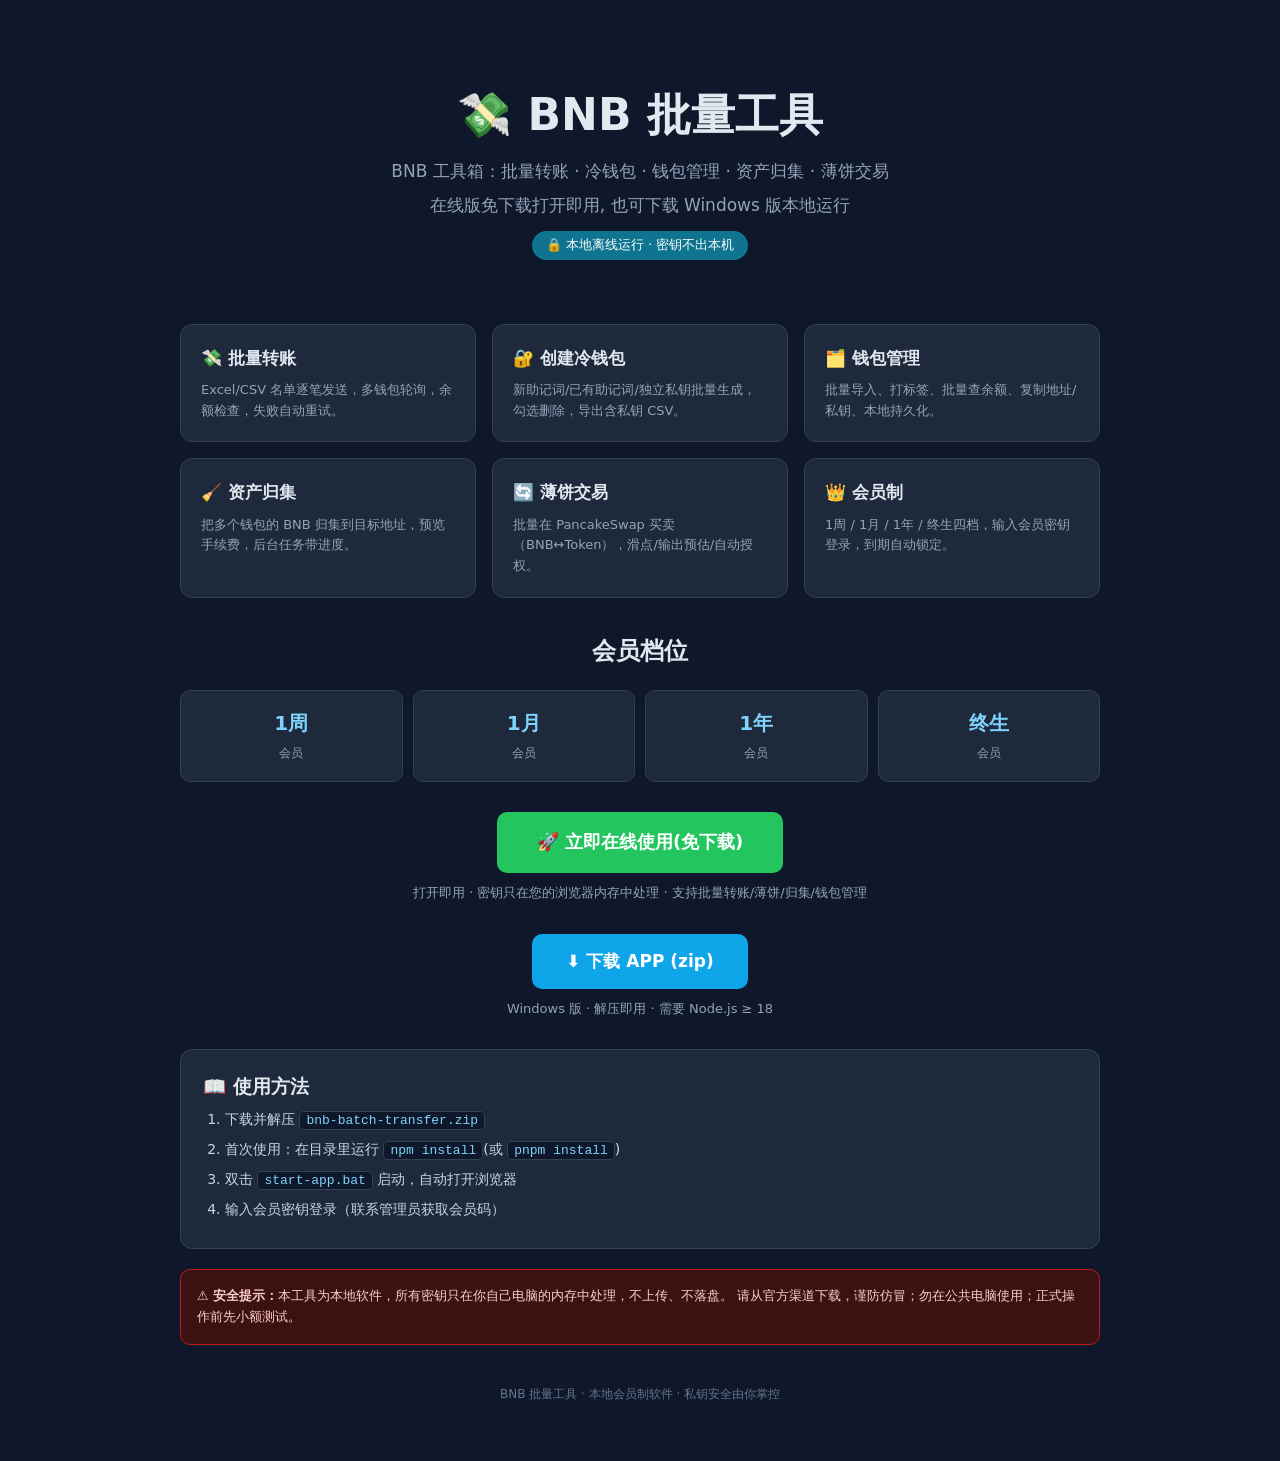
<file: index.html>
<!DOCTYPE html>
<html lang="zh-CN">
<head>
<meta charset="UTF-8">
<meta name="viewport" content="width=device-width, initial-scale=1.0">
<title>BNB 批量工具 - 官网</title>
<style>
  * { box-sizing: border-box; margin: 0; padding: 0; }
  body { font-family: "Segoe UI", "Microsoft YaHei", system-ui, sans-serif; background: #0f172a; color: #e2e8f0; line-height: 1.6; }
  .wrap { max-width: 960px; margin: 0 auto; padding: 40px 20px 60px; }
  .hero { text-align: center; padding: 40px 0 30px; }
  .hero h1 { font-size: 44px; margin-bottom: 8px; }
  .hero p { color: #94a3b8; font-size: 17px; }
  .badge { display:inline-block; background:#0e7490; color:#fff; border-radius:999px; padding:4px 14px; font-size:13px; margin-top:12px; }
  .cards { display: grid; grid-template-columns: repeat(auto-fit, minmax(260px, 1fr)); gap: 16px; margin: 34px 0; }
  .card { background: #1e293b; border: 1px solid #334155; border-radius: 12px; padding: 20px; }
  .card h3 { margin-bottom: 8px; font-size: 17px; }
  .card p { color: #94a3b8; font-size: 13px; }
  .tiers { display: grid; grid-template-columns: repeat(4, 1fr); gap: 10px; margin: 20px 0 30px; }
  .tier { background: #1e293b; border: 1px solid #334155; border-radius: 10px; padding: 16px 6px; text-align: center; }
  .tier b { font-size: 20px; color: #7dd3fc; display: block; }
  .tier span { color: #94a3b8; font-size: 12px; }
  .dl { text-align: center; margin: 20px 0 30px; }
  .btn { display: inline-block; background: #0ea5e9; color: #fff; text-decoration: none; padding: 14px 34px; border-radius: 10px; font-size: 17px; font-weight: 600; }
  .btn:hover { background: #0284c7; }
  .steps { background: #1e293b; border: 1px solid #334155; border-radius: 12px; padding: 22px; margin: 20px 0; }
  .steps ol { padding-left: 22px; color: #cbd5e1; font-size: 14px; }
  .steps li { margin: 6px 0; }
  code { background: #0f172a; border: 1px solid #334155; border-radius: 4px; padding: 1px 6px; color: #7dd3fc; font-size: 13px; }
  .warn { background: #3b1212; border: 1px solid #b91c1c; color: #fecaca; border-radius: 10px; padding: 16px; font-size: 13px; margin: 20px 0; }
  footer { text-align: center; color: #64748b; font-size: 12px; margin-top: 40px; }
</style>
</head>
<body>
<div class="wrap">
  <div class="hero">
    <h1>💸 BNB 批量工具</h1>
    <p>BNB 工具箱：批量转账 · 冷钱包 · 钱包管理 · 资产归集 · 薄饼交易</p><p style="margin-top:6px;">在线版免下载打开即用, 也可下载 Windows 版本地运行</p>
    <div class="badge">🔒 本地离线运行 · 密钥不出本机</div>
  </div>

  <div class="cards">
    <div class="card"><h3>💸 批量转账</h3><p>Excel/CSV 名单逐笔发送，多钱包轮询，余额检查，失败自动重试。</p></div>
    <div class="card"><h3>🔐 创建冷钱包</h3><p>新助记词/已有助记词/独立私钥批量生成，勾选删除，导出含私钥 CSV。</p></div>
    <div class="card"><h3>🗂️ 钱包管理</h3><p>批量导入、打标签、批量查余额、复制地址/私钥、本地持久化。</p></div>
    <div class="card"><h3>🧹 资产归集</h3><p>把多个钱包的 BNB 归集到目标地址，预览手续费，后台任务带进度。</p></div>
    <div class="card"><h3>🔄 薄饼交易</h3><p>批量在 PancakeSwap 买卖（BNB↔Token），滑点/输出预估/自动授权。</p></div>
    <div class="card"><h3>👑 会员制</h3><p>1周 / 1月 / 1年 / 终生四档，输入会员密钥登录，到期自动锁定。</p></div>
  </div>

  <h2 style="text-align:center; margin-top:10px;">会员档位</h2>
  <div class="tiers">
    <div class="tier"><b>1周</b><span>会员</span></div>
    <div class="tier"><b>1月</b><span>会员</span></div>
    <div class="tier"><b>1年</b><span>会员</span></div>
    <div class="tier"><b>终生</b><span>会员</span></div>
  </div>

  <div class="dl">
    <a class="btn" href="app/" style="background:#22c55e; padding:16px 40px; font-size:18px;">🚀 立即在线使用(免下载)</a>
    <p style="color:#94a3b8; font-size:13px; margin-top:10px;">打开即用 · 密钥只在您的浏览器内存中处理 · 支持批量转账/薄饼/归集/钱包管理</p>
  </div>

  <div class="dl">
    <a class="btn" href="bnb-batch-transfer.zip" download>⬇️ 下载 APP (zip)</a>
    <p style="color:#94a3b8; font-size:13px; margin-top:10px;">Windows 版 · 解压即用 · 需要 Node.js ≥ 18</p>
  </div>

  <div class="steps">
    <h3>📖 使用方法</h3>
    <ol>
      <li>下载并解压 <code>bnb-batch-transfer.zip</code></li>
      <li>首次使用：在目录里运行 <code>npm install</code>(或 <code>pnpm install</code>)</li>
      <li>双击 <code>start-app.bat</code> 启动，自动打开浏览器</li>
      <li>输入会员密钥登录（联系管理员获取会员码）</li>
    </ol>
  </div>

  <div class="warn">
    ⚠️ <b>安全提示：</b>本工具为本地软件，所有密钥只在你自己电脑的内存中处理，不上传、不落盘。
    请从官方渠道下载，谨防仿冒；勿在公共电脑使用；正式操作前先小额测试。
  </div>

  <footer>BNB 批量工具 · 本地会员制软件 · 私钥安全由你掌控</footer>
</div>
</body>
</html>
</file>
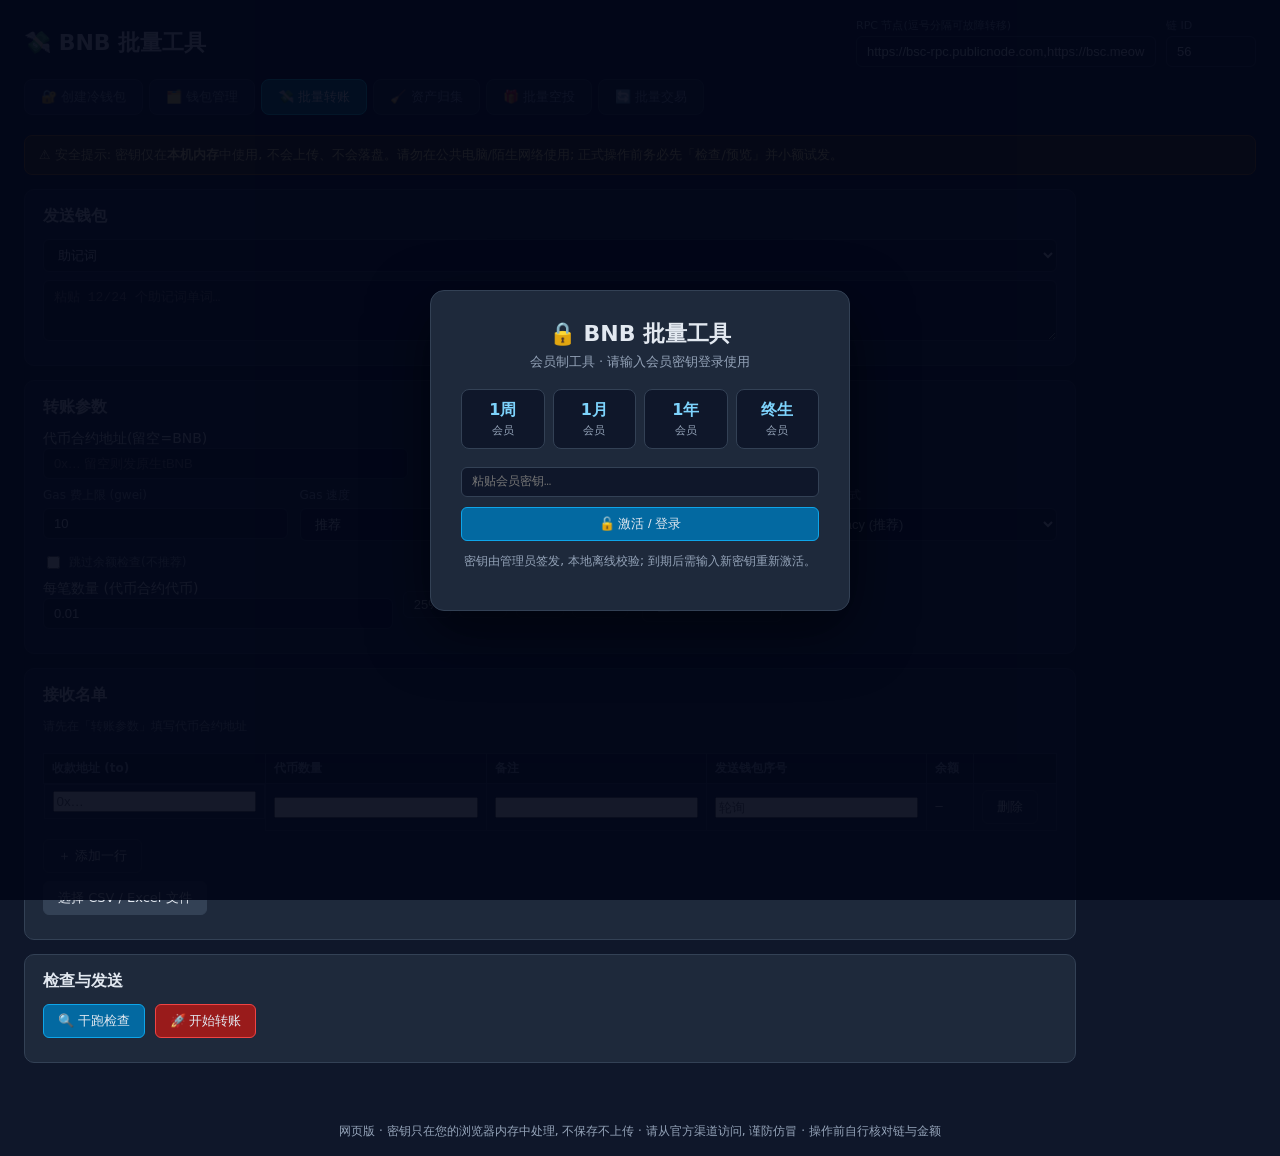
<file: app/index.html>
<!DOCTYPE html>
<html lang="zh-CN">
<head>
<meta charset="UTF-8">
<meta name="viewport" content="width=device-width, initial-scale=1.0">
<title>BNB 批量工具 - 在线版</title>
<link rel="stylesheet" href="style.css?v=20260901i">
</head>
<body>
<!-- ============ 会员登录遮罩 ============ -->
<div id="licenseGate" class="license-gate">
  <div class="license-card">
    <h2>🔒 BNB 批量工具</h2>
    <p class="sub">会员制工具 · 请输入会员密钥登录使用</p>
    <div class="license-tiers">
      <div class="tier"><b>1周</b><span>会员</span></div>
      <div class="tier"><b>1月</b><span>会员</span></div>
      <div class="tier"><b>1年</b><span>会员</span></div>
      <div class="tier"><b>终生</b><span>会员</span></div>
    </div>
    <input type="text" id="licenseKey" placeholder="粘贴会员密钥…" autocomplete="off">
    <button id="btnLicenseActivate" class="btn primary" style="width:100%">🔓 激活 / 登录</button>
    <div class="err" id="licenseErr"></div>
    <p class="hint">密钥由管理员签发, 本地离线校验; 到期后需输入新密钥重新激活。</p>
  </div>
</div>
<header>
  <div class="head-top">
    <h1>💸 BNB 批量工具</h1>
    <div class="global-cfg">
      <span id="licenseBadge" class="license-badge" hidden></span>

      <label>RPC 节点(逗号分隔可故障转移)
        <input type="text" id="cfgRpc" value="https://bsc-rpc.publicnode.com,https://bsc.meowrpc.com,https://bsc-dataseed.binance.org">
      </label>
      <label>链 ID <input type="number" id="cfgChainId" value="56" min="1"></label>
    </div>
  </div>
  <nav>
    <a href="#/create">🔐 创建冷钱包</a>
    <a href="#/manage">🗂️ 钱包管理</a>
    <a href="#/transfer">💸 批量转账</a>
    <a href="#/consolidate">🧹 资产归集</a>
    <a href="#/airdrop">🎁 批量空投</a>
    <a href="#/swap">🔄 批量交易</a>
  </nav>
</header>

<div class="banner warn">
  ⚠️ 安全提示: 密钥仅在<strong>本机内存</strong>中使用, 不会上传、不会落盘。请勿在公共电脑/陌生网络使用;
  正式操作前务必先「检查/预览」并小额试发。
</div>

<main>
  <!-- ============ 页面: 批量转账 ============ -->
  <div class="page" id="page-transfer">
<section class="card">
      <h2>发送钱包</h2>
      <div class="row">
        <select id="walletType">
          <option value="mnemonic" selected>助记词</option>
          <option value="privateKeys">私钥列表(逗号分隔)</option>
          <option value="secretsFile">上传 secrets.json</option>
        </select>
      </div>
      <div class="row">
        <textarea id="walletInput" rows="3" placeholder="粘贴 12/24 个助记词单词…"></textarea>
        <input type="file" id="secretsFile" accept=".json" hidden>
        <button id="btnSecretsFile" class="btn ghost" hidden>选择 secrets.json</button>
      </div>
      <div id="transferManagedBox" hidden>
        <div class="row"><span class="hint" id="transferManagedHint"></span></div>
        <table class="grid" id="transferManagedTable"></table>
      </div>
      <div class="err" id="walletErr"></div>
    </section>

<section class="card">
      <h2>转账参数</h2>
      <div class="row">
        <label>代币合约地址(留空=BNB) <input type="text" id="cfgToken" placeholder="0x… 留空则发原生tBNB"><span id="cfgTokenSym" class="token-sym"></span></label>
      </div>
      <div class="grid2">
        <label>Gas 费上限 (gwei) <input type="number" id="cfgMaxGas" value="10" min="1" step="0.1"></label>
        <label>Gas 速度
          <select id="cfgGasSpeed">
            <option value="slow">慢 (省钱)</option>
            <option value="normal" selected>推荐</option>
            <option value="fast">快 (优先确认)</option>
          </select>
        </label>
        <label>等待确认数 <input type="number" id="cfgConfirmations" value="1" min="0"></label>
        <label>费用模式
          <select id="cfgFeeMode"><option value="legacy">legacy (推荐)</option><option value="eip1559">eip1559</option></select>
        </label>
        <label class="check"><input type="checkbox" id="cfgSkipBalance"> 跳过余额检查(不推荐)</label>
      </div>
      <div class="row">
        <label>每笔数量 (代币合约代币) <input type="number" id="batchAmount" value="0.01" min="0" step="0.00000001"></label>
        <span id="transferPctBox" class="pct-box">
          <button type="button" class="btn ghost" data-pct="25">25%</button>
          <button type="button" class="btn ghost" data-pct="50">50%</button>
          <button type="button" class="btn ghost" data-pct="75">75%</button>
          <button type="button" class="btn ghost" data-pct="100">100%</button>
        </span>
        <button id="btnBatchAmount" class="btn ghost">📝 批量填入全部行</button>
      </div>
    </section>

<section class="card">
      <h2>接收名单</h2>
      <div class="row"><span class="hint" id="recvTokenHint"></span></div>
      <div class="row" id="listSummary"></div>
      <table class="grid" id="itemsTable" hidden>
        <thead><tr><th>收款地址 (to)</th><th>代币数量</th><th>备注</th><th>发送钱包序号</th><th>余额</th><th></th></tr></thead>
        <tbody id="itemsBody"></tbody>
      </table>
      <div class="row">
  <button id="btnAddRow" class="btn ghost" hidden>＋ 添加一行</button>
  <button id="btnCheckBalances" class="btn ghost" hidden>🔍 查询接收人余额</button>
  <span class="hint" id="listManagedHint"></span>
</div>
      <div id="transferRecvBox" class="manage-picker" hidden>
        <h3>📋 管理列表 · 选择接收人（勾选后加入接收名单）</h3>
        <div class="row"><span class="hint" id="transferRecvHint"></span></div>
        <table class="grid" id="transferRecvTable"></table>
        <button id="btnAddRecvManaged" class="btn ghost">＋ 把勾选的加入接收名单</button>
      </div>
      <div class="row">
        <label class="file-btn">选择 CSV / Excel 文件<input type="file" id="fileInput" accept=".csv,.xlsx,.xls" hidden></label>
        <span class="hint" id="fileName"></span>
      </div>
      <div class="err" id="listErr"></div>
    </section>

<section class="card">
      <h2>检查与发送</h2>
      <div class="row">
        <button id="btnPreview" class="btn primary">🔍 干跑检查</button>
        <button id="btnSend" class="btn danger">🚀 开始转账</button>
        <span id="sendHint" class="hint"></span>
      </div>
      <div class="err" id="actionErr"></div>
      <div id="previewBox" hidden>
        <h3>检查结果</h3>
        <div id="walletCards" class="wallet-cards"></div>
        <table class="grid" id="previewTable"></table>
      </div>
      <div id="sendBox" hidden>
        <h3>发送进度 <span id="progressText"></span></h3>
        <div class="progress"><div id="progressBar" class="progress-bar"></div></div>
        <pre id="logBox"></pre>
        <table class="grid" id="resultTable"></table>
        <button id="btnDownload" class="btn" hidden>⬇️ 下载结果 CSV</button>
      </div>
    </section>
  </div>

<!-- ============ 页面: 创建冷钱包 ============ -->
  <div class="page" id="page-create">
    <section class="card">
      <h2>🔐 批量创建冷钱包</h2>
      <div class="banner danger">🔒 私钥 = 钱包所有权。建议在<strong>断网环境</strong>生成并离线保存, 切勿发给任何人。私钥仅在本次页面会话中显示, 不会写入磁盘。</div>
      <div class="grid2">
        <label>生成方式
          <select id="genMode">
            <option value="new_mnemonic">新助记词派生(推荐)</option>
            <option value="existing_mnemonic">已有助记词派生</option>
            <option value="random_keys">独立私钥(逐个生成)</option>
          </select>
        </label>
        <label>数量 <input type="number" id="genCount" value="10" min="1" max="1000"></label>
        <label>起始序号 <input type="number" id="genStartIndex" value="0" min="0"></label>
      </div>
      <div class="row" id="genMnemonicRow" hidden>
        <textarea id="genMnemonic" rows="2" placeholder="粘贴已有助记词(12/24 个单词)…"></textarea>
      </div>
      <div class="row">
        <button id="btnGen" class="btn primary">⚙️ 生成钱包</button>
        <button id="btnGenDelete" class="btn danger" hidden disabled>🗑️ 删除选中</button>
        <button id="btnGenToManager" class="btn" hidden>➕ 加入管理列表</button>
        <button id="btnGenExport" class="btn danger" hidden>⬇️ 导出 CSV(含私钥)</button>
      </div>
      <p class="hint">再次点击「生成钱包」会在末尾<strong>继续追加</strong>, 不会删除之前生成的;
      同一种方式/同一助记词会接着上次的序号继续派生。</p>
      <div id="genMnemonicOut" hidden>
        <h3>新助记词(请立即离线备份, 仅显示一次)</h3>
        <pre id="genMnemonicText" class="keybox"></pre>
        <button id="btnCopyMnemonic" class="btn">📋 复制助记词</button>
      </div>
      <div id="genTableBox" hidden>
        <h3>生成结果 <span id="genSummary"></span></h3>
        <table class="grid" id="genTable"></table>
      </div>
      <div class="err" id="genErr"></div>
    </section>
  </div>

  <!-- ============ 页面: 钱包管理 ============ -->
  <div class="page" id="page-manage">
    <section class="card">
      <h2>🗂️ 批量管理钱包</h2>
      <div class="grid2">
        <label>导入方式
          <select id="mgrMode">
            <option value="mnemonic">助记词派生</option>
            <option value="privateKeys">私钥列表(逗号分隔)</option>
            <option value="csv">钱包 CSV (address[,privateKey][,label])</option>
            <option value="csvfile">CSV / Excel 文件</option>
          </select>
        </label>
        <label>派生数量 <input type="number" id="mgrCount" value="10" min="1" max="1000"></label>
      </div>
      <div class="row">
        <textarea id="mgrInput" rows="2" placeholder="粘贴助记词…"></textarea>
        <input type="file" id="mgrFile" accept=".csv,.xlsx,.xls" hidden>
        <button id="btnMgrFile" class="btn ghost" hidden>📂 选择 CSV / Excel 文件</button>
        <span id="mgrFileName" class="hint"></span>
        <button id="btnMgrImport" class="btn primary">📥 导入</button>
      </div>
      <div class="row">
           <div class="grid2">
             <label>查询代币合约地址(留空只查BNB) <input type="text" id="mgrTokenAddr" placeholder="0x..."></label>
             <button id="btnMgrBalances" class="btn">💹 查询全部余额</button>
           </div>
           <div id="mgrTokenSym" class="hint"></div>
           <button id="btnMgrExport" class="btn">⬇️ 导出地址 CSV</button>
        <label class="check"><input type="checkbox" id="mgrExportKeys"> 导出含私钥(仅本次会话导入的钱包, 危险)</label>
        <button id="btnMgrClear" class="btn ghost">🗑️ 清空列表</button>
        <button id="btnMgrRemove" class="btn ghost">🗑️ 移除选中</button>
      </div>
      <div class="err" id="mgrErr"></div>
      <table class="grid" id="mgrTable"></table>
      <p class="hint">管理列表(地址+标签)会自动保存到本地 data/wallets.json, 重启不丢; 私钥不落盘, 需要查看/导出私钥时请重新导入。</p>
    </section>
  </div>

  <!-- ============ 页面: 批量空投 ============ -->
  <div class="page" id="page-airdrop">
    <section class="card">
      <h2>空投钱包</h2>
      <div class="row">
        <select id="airdropWalletType">
          <option value="mnemonic" selected>助记词</option>
          <option value="privateKeys">私钥列表(逗号分隔)</option>
        </select>
      </div>
      <div class="row">
        <textarea id="airdropWalletInput" rows="3" placeholder="粘贴 12/24 个助记词单词…"></textarea>
      </div>
      <div class="err" id="airdropWalletErr"></div>
    </section>
    <section class="card">
      <h2>空投参数</h2>
      <div class="row">
        <label>接收地址(每行一个地址, 可整框粘贴)
          <textarea id="airdropAddrs" rows="8" placeholder="0x1111…&#10;0x2222…&#10;0x3333…"></textarea>
        </label>
      </div>
      <div class="row">
        <label>合约地址(留空=BNB) <input type="text" id="airdropToken" placeholder="0x… 留空则发原生BNB"></label><span id="airdropTokenSym" class="token-sym"></span><span class="hint"> (留空表示发原生 tBNB)</span></label>
      </div>
      <div class="grid2">
        <label>每笔数量 <input type="number" id="airdropAmount" value="0.01" min="0" step="0.00000001"></label>
      </div>
    </section>
    <section class="card">
      <h2>检查与空投</h2>
      <div class="row">
        <button id="airdropPreview" class="btn primary">🔍 干跑检查</button>
        <button id="airdropSend" class="btn danger">🚀 开始空投</button>
        <span id="airdropHint" class="hint"></span>
      </div>
      <div class="err" id="airdropErr"></div>
      <div id="airdropPreviewBox" hidden>
        <h3>检查结果 (共 <span id="airdropCount"></span> 个地址)</h3>
        <div id="airdropWalletCards" class="wallet-cards"></div>
        <div class="err" id="airdropBalanceErr"></div>
      </div>
      <div id="airdropSendBox" hidden>
        <h3>空投进度 <span id="airdropProgressText"></span></h3>
        <div class="progress"><div id="airdropProgressBar" class="progress-bar"></div></div>
        <pre id="airdropLogBox"></pre>
        <table class="grid" id="airdropResultTable"></table>
        <button id="airdropDownload" class="btn" hidden>⬇️ 下载结果 CSV</button>
      </div>
    </section>
  </div>

  <div class="page" id="page-swap">
    <section class="card">
      <h2>交易参数与合约</h2>
      <div class="row">
        <label>合约地址(代币, 输入后自动显示币名) <input type="text" id="swapTokenAddr" placeholder="0x…"><span id="swapTokenName" class="token-sym"></span></label>
      </div>
      <div class="grid2">
        <label>默认滑点 % <input type="number" id="swapSlippage" value="1" min="0" max="50" step="0.1"></label>
        <label>方向
          <select id="swapDirection"><option value="buy" selected>买 (用 BNB 买代币)</option><option value="sell">卖 (卖代币换 BNB)</option></select>
        </label>
        <label>交易数量 代币 <span class="hint">(管理列表模式按每个钱包比例自动计算, 此框用于私钥/助记词模式)</span><input type="number" id="swapTokenQty" min="0" step="0.00000001">
          <span id="swapQtyPct" class="pct-box">
            <button type="button" class="btn ghost" data-pct="25">25%</button>
            <button type="button" class="btn ghost" data-pct="50">50%</button>
            <button type="button" class="btn ghost" data-pct="75">75%</button>
            <button type="button" class="btn ghost" data-pct="100">100%</button>
          </span>
          <span id="swapQuote" class="token-sym"></span>
        </label>
      </div>
      <pre class="keybox" id="swapContractInfo">PancakeSwap V2 Router (主网): 0x10ED43C718714eb63d5aA57B78B54704E256024E
WBNB: 0xbb4CdB9CBd36B01bD1cBaEBF2De08d9173bc095c
测试网 Router: 0xD99D1c33F9fC3444f8101754aBC46c52416550D1</pre>
    </section>

<section class="card">
      <h2>交易钱包</h2>
      <div class="row">
        <select id="swapWalletType">
          <option value="managed" selected>管理列表(本会话已导入私钥)</option>
          <option value="mnemonic">助记词</option>
          <option value="privateKeys">私钥列表(逗号分隔)</option>
          <option value="secretsFile">上传 secrets.json</option>
        </select>
      </div>
      <div class="row">
        <textarea id="swapWalletInput" rows="3" placeholder="粘贴 12/24 个助记词单词…"></textarea>
        <input type="file" id="swapSecretsFile" accept=".json" hidden>
        <button id="swapBtnSecretsFile" class="btn ghost" hidden>选择 secrets.json</button>
      </div>
      <div id="swapManagedBox" hidden>
        <div class="row"><span class="hint" id="swapManagedHint"></span></div>
        <table class="grid" id="swapManagedTable"></table>
      </div>
      <div class="err" id="swapWalletErr"></div>
    </section>

<section class="card">
      <h2>检查与执行</h2>
      <div class="row">
        <button id="swapBtnPreview" class="btn primary">🔍 交易检查</button>
        <button id="swapBtnSend" class="btn danger">🚀 执行交易</button>
        <span id="swapHint" class="hint"></span>
      </div>
      <div class="err" id="swapErr"></div>
      <div id="swapPreviewBox" hidden>
        <h3>检查结果 (Router: <span id="swapRouterShown"></span>)</h3>
        <table class="grid" id="swapPreviewTable"></table>
      </div>
      <div id="swapSendBox" hidden>
        <h3>执行进度 <span id="swapProgressText"></span></h3>
        <div class="progress"><div id="swapProgressBar" class="progress-bar"></div></div>
        <pre id="swapLogBox"></pre>
        <table class="grid" id="swapResultTable"></table>
        <button id="swapBtnDownload" class="btn" hidden>⬇️ 下载结果 CSV</button>
      </div>
    </section>
  </div>

<div class="page" id="page-consolidate">
    <section class="card">
      <h2>🧹 批量资产归集</h2>
      <div class="banner warn">把所有源钱包的 BNB <strong>归集到同一个目标地址</strong>。归集后源钱包会保留约 10% 手续费缓冲的少量 BNB。
      请先在测试网或小额地址上试运行, 确认无误再正式归集。</div>
      <div class="grid2">
        <label>源钱包来源
          <select id="conSource">
            <option value="managed" selected>管理列表(需重新导入私钥)</option>
            <option value="mnemonic">助记词派生</option>
            <option value="privateKeys">私钥列表</option>
          </select>
        </label>
        <label>目标地址 <input type="text" id="conTarget" placeholder="0x… 归集目标地址"></label>
        <label>归集比例
          <span id="conPctBox" class="pct-box">
            <button type="button" class="btn ghost" data-pct="25">25%</button>
            <button type="button" class="btn ghost" data-pct="50">50%</button>
            <button type="button" class="btn ghost" data-pct="75">75%</button>
            <button type="button" class="btn ghost" data-pct="100">100%</button>
          </span>
          <input type="hidden" id="conPct" value="100">
        </label>
        <label>数量 <input type="number" id="conCount" value="10" min="1" max="1000"></label>
        <label>代币地址(选填, 留空归集 BNB) <input type="text" id="conToken" placeholder="0x… 如 USDT 合约地址"><span id="conTokenSym" class="token-sym"></span></label>
        
        <label>起始序号 <input type="number" id="conStartIndex" value="0" min="0"></label>
      </div>
      <div class="row">
        <textarea id="conInput" rows="2" placeholder="粘贴助记词…"></textarea>
      </div>
      <div id="conManagedBox" hidden>
        <div class="row"><span class="hint" id="conManagedHint"></span></div>
        <table class="grid" id="conManagedTable"></table>
      </div>
      <div class="row">
        <button id="btnConPreview" class="btn primary">🔍 归集检查</button>
        <button id="btnConSend" class="btn danger">🚀 执行归集</button>
        <span id="conHint" class="hint"></span>
      </div>
      <div class="err" id="conErr"></div>
      <div id="conPreviewBox" hidden>
        <h3>归集计划 <span id="conSummary"></span></h3>
        <table class="grid" id="conTable"></table>
      </div>
      <div id="conSendBox" hidden>
        <h3>执行进度 <span id="conProgressText"></span></h3>
        <div class="progress"><div id="conProgressBar" class="progress-bar"></div></div>
        <pre id="conLogBox"></pre>
        <table class="grid" id="conResultTable"></table>
        <button id="btnConDownload" class="btn" hidden>⬇️ 下载结果 CSV</button>
      </div>
    </section>
  </div>
</main>

<footer>网页版 · 密钥只在您的浏览器内存中处理, 不保存不上传 · 请从官方渠道访问, 谨防仿冒 · 操作前自行核对链与金额</footer>
<script src="vendor/ethers.umd.min.js?v=20260901i"></script>
<script src="vendor/exceljs.min.js?v=20260901i"></script>
<script src="engine.js?v=20260901i"></script>
<script src="license.js?v=20260901i"></script>
<script src="webapi.js?v=20260901i"></script>
<script src="app.js?v=20260901i"></script>

<script>
// Auto-switch RPC when chain ID changes
(function() {
  const chainIdInput = document.getElementById("cfgChainId");
  const rpcInput = document.getElementById("cfgRpc");
  if (!chainIdInput || !rpcInput) return;
  chainIdInput.addEventListener("change", function() {
    const cid = Number(this.value);
    if (cid === 97) {
      rpcInput.value = "https://bsc-testnet.publicnode.com,https://bsc-testnet.bnbchain.org";
    } else if (cid === 56) {
      rpcInput.value = "https://bsc-rpc.publicnode.com,https://bsc.meowrpc.com,https://bsc-dataseed.binance.org";
    }
  });
})();
</script>
</body>
</html>
</file>
<file: app/style.css>
:root {
  --bg: #0f172a; --card: #1e293b; --border: #334155; --text: #e2e8f0;
  --muted: #94a3b8; --primary: #38bdf8; --danger: #ef4444; --ok: #22c55e;
  --warn-bg: #3b2f10; --warn-border: #a16207;
}
* { box-sizing: border-box; }
body {
  margin: 0; background: var(--bg); color: var(--text);
  font-family: "Segoe UI", "Microsoft YaHei", system-ui, sans-serif; font-size: 14px;
}
header { padding: 18px 24px 6px; }
h1 { margin: 0; font-size: 22px; }
.sub { color: var(--muted); margin: 4px 0 0; }
.banner { margin: 14px 24px; padding: 10px 14px; border-radius: 8px; font-size: 13px; }
.banner.warn { background: var(--warn-bg); border: 1px solid var(--warn-border); color: #fde68a; }
main { padding: 0 24px 30px; max-width: 1100px; }
.card {
  background: var(--card); border: 1px solid var(--border); border-radius: 10px;
  padding: 16px 18px; margin: 14px 0;
}
.card h2 { margin: 0 0 12px; font-size: 16px; }
.card h3 { margin: 16px 0 8px; font-size: 14px; }
.row { display: flex; gap: 10px; align-items: center; flex-wrap: wrap; margin: 8px 0; }
.hint { color: var(--muted); font-size: 12px; }
.btn {
  background: #334155; color: var(--text); border: 1px solid var(--border);
  padding: 7px 14px; border-radius: 6px; cursor: pointer; font-size: 13px;
}
.btn:hover { background: #475569; }
.btn.primary { background: #0369a1; border-color: #0ea5e9; }
.btn.primary:hover { background: #0284c7; }
.btn.danger { background: #991b1b; border-color: #ef4444; }
.btn.danger:hover { background: #b91c1c; }
.btn.ghost { background: transparent; }
.btn:disabled { opacity: .5; cursor: not-allowed; }
textarea, input[type="text"], input[type="number"], select {
  width: 100%; background: #0f172a; color: var(--text);
  border: 1px solid var(--border); border-radius: 6px; padding: 7px 10px; font-size: 13px;
}
textarea { resize: vertical; font-family: ui-monospace, Consolas, monospace; }
.grid2 { display: grid; grid-template-columns: repeat(auto-fit, minmax(220px, 1fr)); gap: 12px; }
.grid2 label { display: flex; flex-direction: column; gap: 4px; font-size: 12px; color: var(--muted); }
label.check { flex-direction: row; align-items: center; gap: 6px; }
.file-btn {
  display: inline-block; background: #334155; border: 1px solid var(--border);
  padding: 7px 14px; border-radius: 6px; cursor: pointer; font-size: 13px;
}
.file-btn:hover { background: #475569; }
table.grid { width: 100%; border-collapse: collapse; margin-top: 10px; font-size: 12px; }
table.grid th, table.grid td {
  border: 1px solid var(--border); padding: 6px 8px; text-align: left; word-break: break-all;
}
table.grid th { background: #0f172a; color: var(--muted); font-weight: 600; }
table.grid input { width: 100%; min-width: 120px; }
.err { color: #f87171; font-size: 13px; margin-top: 8px; white-space: pre-wrap; }
.ok { color: var(--ok); }
.wallet-cards { display: flex; gap: 10px; flex-wrap: wrap; margin: 10px 0; }
.wallet-card {
  background: #0f172a; border: 1px solid var(--border); border-radius: 8px;
  padding: 10px 12px; min-width: 260px;
}
.wallet-card .addr { font-family: ui-monospace, Consolas, monospace; font-size: 12px; word-break: break-all; }
.wallet-card .bal { color: var(--ok); margin-top: 4px; font-size: 12px; }
.wallet-card .need { color: var(--muted); margin-top: 2px; font-size: 12px; }
.wallet-card.bad { border-color: var(--danger); }
.wallet-card.bad .bal { color: var(--danger); }
.progress { background: #0f172a; border: 1px solid var(--border); border-radius: 6px; height: 14px; margin: 8px 0; overflow: hidden; }
.progress-bar { height: 100%; width: 0%; background: linear-gradient(90deg, #0ea5e9, #22c55e); transition: width .3s; }
#logBox {
  background: #0f172a; border: 1px solid var(--border); border-radius: 6px;
  padding: 10px; height: 180px; overflow: auto; font-size: 12px; line-height: 1.6;
  font-family: ui-monospace, Consolas, monospace; white-space: pre-wrap;
}
footer { color: var(--muted); text-align: center; padding: 16px; font-size: 12px; }
.status-ok { color: var(--ok); }
.status-failed { color: var(--danger); }

.banner.danger { background: #3b1212; border: 1px solid #b91c1c; color: #fecaca; }
.keybox {
  background: #0f172a; border: 1px dashed #b91c1c; border-radius: 6px;
  padding: 10px; font-family: ui-monospace, Consolas, monospace; font-size: 12px;
  word-break: break-all; white-space: pre-wrap; user-select: all;
}
.mono { font-family: ui-monospace, Consolas, monospace; font-size: 12px; }

/* ---- 顶部导航 ---- */
.head-top { display: flex; align-items: center; justify-content: space-between; gap: 12px; flex-wrap: wrap; }
.global-cfg { display: flex; gap: 10px; align-items: flex-end; flex-wrap: wrap; }
.global-cfg label { display: flex; flex-direction: column; gap: 3px; font-size: 11px; color: var(--muted); }
.global-cfg input { width: 300px; max-width: 42vw; }
.global-cfg input[type="number"] { width: 90px; }
nav { display: flex; gap: 6px; margin-top: 12px; flex-wrap: wrap; }
nav a {
  color: var(--muted); text-decoration: none; padding: 8px 16px; border-radius: 8px;
  border: 1px solid var(--border); font-size: 13px; background: var(--card);
}
nav a:hover { background: #334155; color: var(--text); }
nav a.active { background: #0e7490; border-color: #22d3ee; color: #fff; }
/* ---- 页面切换 ---- */
.page { display: block; }
.page[hidden] { display: none; }

/* ---- 会员登录遮罩 ---- */
.license-gate {
  position: fixed; inset: 0; z-index: 999;
  background: rgba(2, 6, 23, .92);
  display: flex; align-items: center; justify-content: center; padding: 20px;
}
.license-gate[hidden] { display: none; }
.license-card {
  background: var(--card); border: 1px solid var(--border); border-radius: 14px;
  padding: 28px 30px; width: 100%; max-width: 420px; text-align: center;
  box-shadow: 0 20px 60px rgba(0,0,0,.5);
}
.license-card h2 { margin: 0 0 4px; font-size: 22px; }
.license-card .sub { color: var(--muted); margin: 0 0 18px; font-size: 13px; }
.license-tiers { display: grid; grid-template-columns: repeat(4, 1fr); gap: 8px; margin-bottom: 18px; }
.tier {
  background: #0f172a; border: 1px solid var(--border); border-radius: 8px; padding: 10px 4px;
}
.tier b { display: block; font-size: 16px; color: #7dd3fc; }
.tier span { font-size: 11px; color: var(--muted); }
.license-card input {
  width: 100%; font-family: ui-monospace, Consolas, monospace; font-size: 12px; margin-bottom: 10px;
}
.license-card .err { text-align: left; }
.license-card .hint { margin-top: 12px; display: block; }
/* ---- 会员徽章 ---- */
.license-badge {
  background: #0e7490; border: 1px solid #22d3ee; color: #fff;
  border-radius: 999px; padding: 5px 12px; font-size: 12px; white-space: nowrap;
}
.license-badge .out { margin-left: 8px; cursor: pointer; text-decoration: underline; color: #a5f3fc; }

/* 接收名单: 地址选择 + 余额列 */
.cell-to { display: flex; gap: 6px; align-items: center; flex-wrap: wrap; }
.cell-to input { min-width: 240px; }
.cell-to select.pick-managed { width: 128px; padding: 6px 8px; border-radius: 6px; background: #0f172a; color: #e2e8f0; border: 1px solid #475569; font-size: 12px; }
#btnCheckBalances { margin-left: 8px; }

.batch-amount-row { display: flex; align-items: center; gap: 10px; margin-top: 8px; }
.batch-amount-row label { display: flex; align-items: center; gap: 6px; font-size: 14px; color: #cbd5e1; }
.batch-amount-input { width: 110px !important; }

.cell-token { display: flex; align-items: center; flex-wrap: wrap; }
.token-sym { color: #7dd3fc; font-size: 12px; margin-left: 6px; white-space: nowrap; }

.cell-check { white-space: nowrap; }
.row-idx { color: #7dd3fc; font-size: 12px; margin-right: 4px; }

.row-num { color: #7dd3fc; font-size: 13px; text-align: center; }
.token-sym, #cfgTokenSym, #airdropTokenSym, #swapTokenName, #conTokenSym { color: #22d3ee; font-weight: 700; margin-left: 6px; text-shadow: 0 0 6px rgba(34,211,238,0.35); }
.pct-box button { margin-right: 4px; padding: 5px 10px; font-size: 13px; }
</file>
